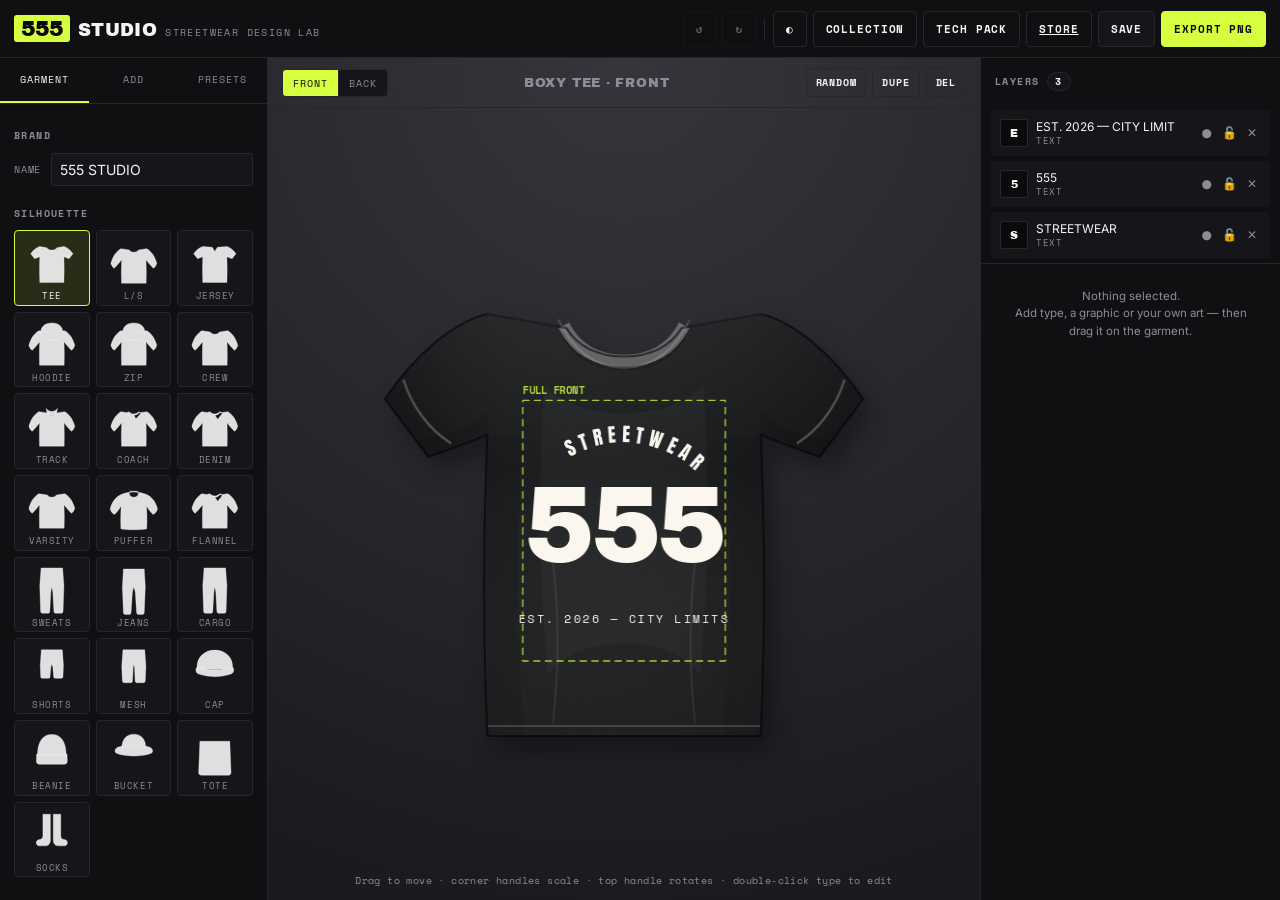
<file: index.html>
<!doctype html>
<html lang="en" data-theme="dark">
<head>
<meta charset="utf-8" />
<meta name="viewport" content="width=device-width, initial-scale=1, viewport-fit=cover" />
<title>555 STUDIO — Streetwear Design Lab</title>
<meta name="description" content="Design your own streetwear: tees, hoodies, crewnecks, sweats, denim and caps. Type, graphics, uploads, distress, export." />
<link rel="icon" href="data:image/svg+xml,<svg xmlns='http://www.w3.org/2000/svg' viewBox='0 0 100 100'><rect width='100' height='100' rx='18' fill='%230b0b0c'/><text x='50' y='68' font-family='Arial Black,Arial' font-size='52' font-weight='900' text-anchor='middle' fill='%23d6ff3f'>5</text></svg>" />
<link rel="stylesheet" href="css/fonts.css" />
<link rel="stylesheet" href="css/app.css" />
</head>
<body>

<header class="topbar">
  <div class="brand">
    <span class="brand__mark">555</span>
    <span class="brand__name">STUDIO</span>
    <span class="brand__sub">streetwear design lab</span>
  </div>

  <div class="topbar__actions">
    <button class="btn btn--ghost" id="btnUndo" title="Undo (⌘/Ctrl+Z)" aria-label="Undo">↺</button>
    <button class="btn btn--ghost" id="btnRedo" title="Redo (⌘/Ctrl+Shift+Z)" aria-label="Redo">↻</button>
    <span class="sep" aria-hidden="true"></span>
    <button class="btn btn--ghost" id="btnTheme" title="Toggle light / dark">◐</button>
    <button class="btn btn--ghost" id="btnDrops" title="Your collection">COLLECTION</button>
    <button class="btn btn--ghost" id="btnTechPack" title="Production sheet">TECH PACK</button>
    <a class="btn btn--ghost" id="btnStore" href="shop.html" title="Your store page">STORE</a>
    <button class="btn" id="btnSave">SAVE</button>
    <button class="btn btn--accent" id="btnExport">EXPORT PNG</button>
  </div>
</header>

<main class="shell">

  <!-- ───────── LEFT PANEL ───────── -->
  <aside class="panel panel--left" id="panelLeft">
    <nav class="tabs" role="tablist">
      <button class="tab is-active" data-tab="garment">GARMENT</button>
      <button class="tab" data-tab="add">ADD</button>
      <button class="tab" data-tab="templates">PRESETS</button>
    </nav>

    <section class="tabpane is-active" data-pane="garment">
      <h3 class="label">Brand</h3>
      <label class="field">
        <span>Name</span>
        <input type="text" id="brandName" value="555 STUDIO" maxlength="28" spellcheck="false" />
      </label>

      <h3 class="label">Silhouette</h3>
      <div class="garment-grid" id="garmentGrid"></div>

      <h3 class="label">Fabric colour</h3>
      <div class="swatches" id="colorSwatches"></div>
      <label class="field">
        <span>Custom</span>
        <input type="color" id="colorCustom" value="#111214" />
      </label>

      <div id="accentBlock" hidden>
        <h3 class="label">Contrast panels</h3>
        <div class="swatches" id="accentSwatches"></div>
        <label class="field">
          <span>Custom</span>
          <input type="color" id="accentCustom" value="#f4f2ec" />
        </label>
      </div>

      <h3 class="label">All-over print</h3>
      <div class="pattern-grid" id="patternGrid"></div>
      <div id="patternOpts" hidden>
        <label class="field">
          <span>Print ink</span>
          <input type="color" id="patternColor" value="#f4f2ec" />
        </label>
        <label class="field" id="monoRow" hidden>
          <span>Motif</span>
          <select id="monoGraphic"></select>
        </label>
        <label class="field" id="wordRow" hidden>
          <span>Word</span>
          <input type="text" id="wordText" maxlength="14" spellcheck="false" />
        </label>
        <div id="patternSliders"></div>
      </div>

      <h3 class="label">Scene</h3>
      <div class="chips" id="sceneChips"></div>
      <div class="btn-row" id="scenePhotoRow" hidden>
        <button class="btn btn--wide" id="btnScenePhoto">UPLOAD BACKDROP</button>
        <input type="file" id="sceneInput" accept="image/*" hidden />
      </div>

      <h3 class="label">Placement</h3>
      <div class="chips" id="zoneChips"></div>

      <h3 class="label">View</h3>
      <div class="segment" id="viewSegment">
        <button data-view="front" class="is-active">FRONT</button>
        <button data-view="back">BACK</button>
      </div>

      <h3 class="label">Stage</h3>
      <label class="check"><input type="checkbox" id="togglePrintArea" checked /><span>Show print area</span></label>
      <label class="check"><input type="checkbox" id="toggleTexture" checked /><span>Fabric texture</span></label>
      <label class="check"><input type="checkbox" id="toggleShadow" checked /><span>Drop shadow</span></label>

      <div class="mobile-only">
        <h3 class="label">Library</h3>
        <div class="btn-row">
          <button class="btn btn--wide" id="btnDropsM">THE COLLECTION</button>
          <button class="btn btn--wide" id="btnThemeM">LIGHT / DARK</button>
        </div>
      </div>
    </section>

    <section class="tabpane" data-pane="add">
      <h3 class="label">Type</h3>
      <div class="btn-row">
        <button class="btn btn--wide" id="btnAddText">+ TEXT</button>
        <button class="btn btn--wide" id="btnAddUpload">+ UPLOAD ART</button>
      </div>
      <input type="file" id="fileInput" accept="image/*" hidden />

      <h3 class="label">Graphics</h3>
      <div class="graphic-grid" id="graphicGrid"></div>

      <h3 class="label">Shapes</h3>
      <div class="graphic-grid" id="shapeGrid"></div>
    </section>

    <section class="tabpane" data-pane="templates">
      <h3 class="label">One-click starters</h3>
      <p class="hint">Drops a ready-made layout on the current garment. Edit everything after.</p>
      <div class="template-list" id="templateList"></div>
      <button class="btn btn--wide btn--danger" id="btnClear">CLEAR THIS SIDE</button>
    </section>
  </aside>

  <!-- ───────── STAGE ───────── -->
  <section class="stage">
    <div class="stage__bar">
      <div class="segment segment--sm" id="viewSegment2">
        <button data-view="front" class="is-active">FRONT</button>
        <button data-view="back">BACK</button>
      </div>
      <div class="stage__title" id="stageTitle">BOXY TEE</div>
      <div class="stage__bar-right">
        <button class="btn btn--ghost btn--sm" id="btnRandom" title="Surprise me">RANDOM</button>
        <button class="btn btn--ghost btn--sm" id="btnDuplicate" title="Duplicate layer (⌘/Ctrl+D)">DUPE</button>
        <button class="btn btn--ghost btn--sm" id="btnDelete" title="Delete layer (Del)">DEL</button>
      </div>
    </div>

    <div class="stage__canvas-wrap" id="canvasWrap">
      <canvas id="stage" width="1000" height="1000" aria-label="Garment design canvas"></canvas>
    </div>

    <div class="stage__hint" id="stageHint">Drag to move · corner handles scale · top handle rotates · double-click type to edit</div>
  </section>

  <!-- ───────── RIGHT PANEL ───────── -->
  <aside class="panel panel--right" id="panelRight">
    <div class="panel__head">
      <h3 class="label label--flush">Layers <span class="count" id="layerCount">0</span></h3>
    </div>
    <ul class="layers" id="layerList"></ul>

    <div class="props" id="props">
      <p class="hint hint--center">Nothing selected.<br />Add type or a graphic to start.</p>
    </div>
  </aside>
</main>

<!-- mobile nav -->
<nav class="mobilebar">
  <button data-mob="garment" class="is-active">Garment</button>
  <button data-mob="add">Add</button>
  <button data-mob="layers">Layers</button>
  <button data-mob="stage">Canvas</button>
</nav>

<!-- drops / saved designs -->
<div class="modal" id="dropsModal" hidden>
  <div class="modal__card">
    <div class="modal__head">
      <h2>THE COLLECTION</h2>
      <button class="btn btn--ghost" id="btnCloseDrops">CLOSE</button>
    </div>
    <div class="drops" id="dropsGrid"></div>
    <div class="modal__foot">
      <button class="btn btn--wide btn--accent" id="btnLookbook">EXPORT LOOKBOOK</button>
      <a class="btn btn--wide" href="shop.html">OPEN STORE</a>
      <button class="btn btn--wide" id="btnShare">COPY SHARE LINK</button>
      <button class="btn btn--wide" id="btnExportJson">EXPORT .JSON</button>
      <button class="btn btn--wide" id="btnImportJson">IMPORT .JSON</button>
      <input type="file" id="jsonInput" accept="application/json" hidden />
    </div>
  </div>
</div>

<div class="toast" id="toast" aria-live="polite"></div>

<script src="js/util.js"></script>
<script src="js/garments.js"></script>
<script src="js/graphics.js"></script>
<script src="js/patterns.js"></script>
<script src="js/product.js"></script>
<script src="js/share.js"></script>
<script src="js/render.js"></script>
<script src="js/sheets.js"></script>
<script src="js/templates.js"></script>
<script src="js/app.js"></script>
</body>
</html>
</file>
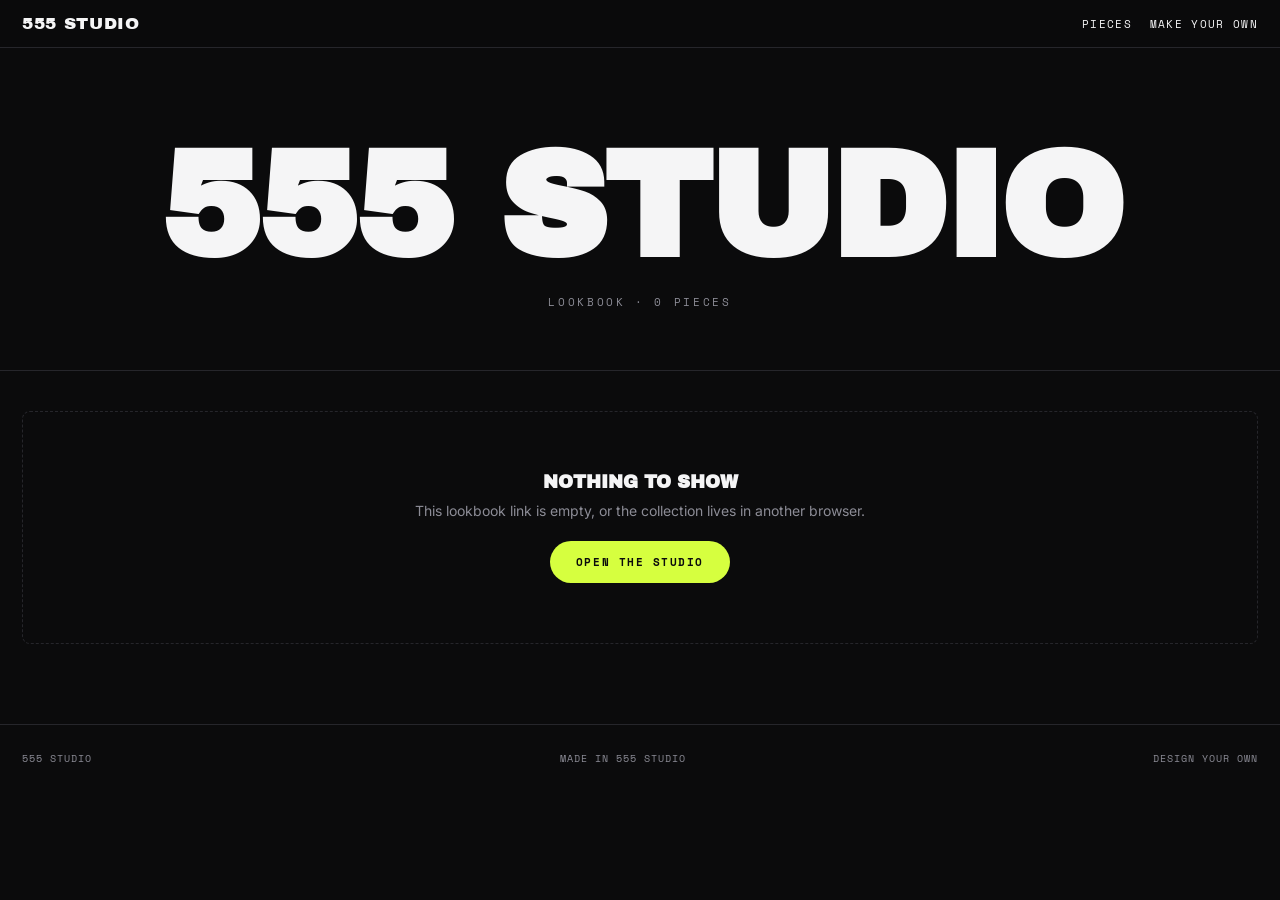
<file: lookbook.html>
<!doctype html>
<html lang="en" data-theme="dark">
<head>
<meta charset="utf-8" />
<meta name="viewport" content="width=device-width, initial-scale=1, viewport-fit=cover" />
<title>Lookbook — 555 STUDIO</title>
<meta name="description" content="A streetwear collection designed in 555 STUDIO." />
<link rel="icon" href="data:image/svg+xml,<svg xmlns='http://www.w3.org/2000/svg' viewBox='0 0 100 100'><rect width='100' height='100' rx='18' fill='%230b0b0c'/><text x='50' y='68' font-family='Arial Black,Arial' font-size='52' font-weight='900' text-anchor='middle' fill='%23d6ff3f'>5</text></svg>" />
<link rel="stylesheet" href="css/fonts.css" />
<link rel="stylesheet" href="css/shop.css" />
</head>
<body class="lb">

<header class="nav">
  <a class="nav__brand" href="#top"><span id="navBrand">555 STUDIO</span></a>
  <nav class="nav__links">
    <a href="#pieces">PIECES</a>
    <a href="index.html">MAKE YOUR OWN</a>
  </nav>
</header>

<section class="hero" id="top">
  <h1 class="hero__word" id="heroBrand">555 STUDIO</h1>
  <p class="hero__line"><span id="heroSeason">LOOKBOOK</span> · <span id="heroCount">0 PIECES</span></p>
</section>

<main id="pieces" class="lbmain">
  <div class="lbgrid" id="lbGrid"></div>
  <div class="empty" id="empty" hidden>
    <h3>NOTHING TO SHOW</h3>
    <p>This lookbook link is empty, or the collection lives in another browser.</p>
    <a class="cta" href="index.html">OPEN THE STUDIO</a>
  </div>
</main>

<footer class="foot">
  <span id="footBrand">555 STUDIO</span>
  <span>MADE IN 555 STUDIO</span>
  <a href="index.html">DESIGN YOUR OWN</a>
</footer>

<script src="js/util.js"></script>
<script src="js/garments.js"></script>
<script src="js/graphics.js"></script>
<script src="js/patterns.js"></script>
<script src="js/product.js"></script>
<script src="js/render.js"></script>
<script src="js/share.js"></script>
<script src="js/lookbook.js"></script>
</body>
</html>
</file>
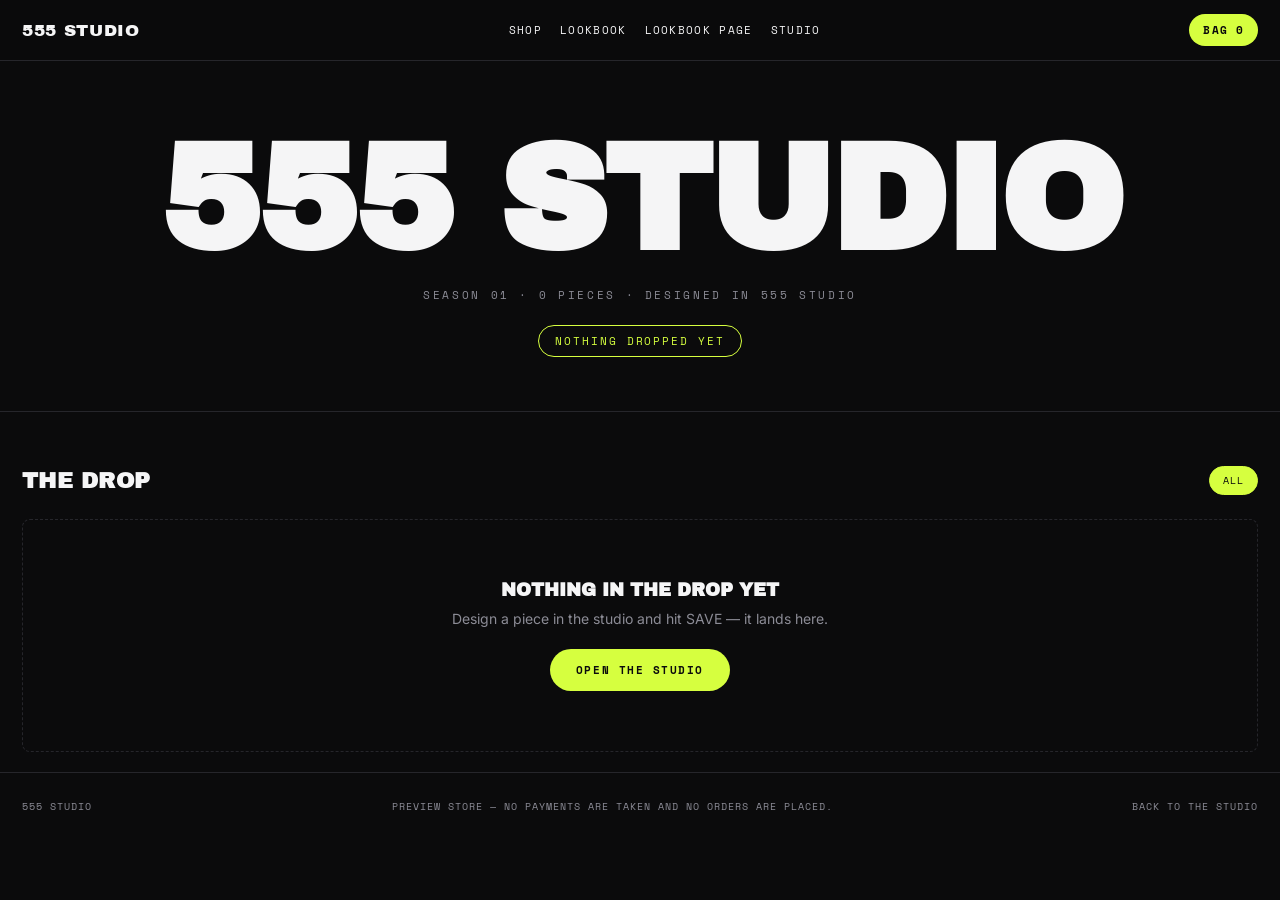
<file: shop.html>
<!doctype html>
<html lang="en" data-theme="dark">
<head>
<meta charset="utf-8" />
<meta name="viewport" content="width=device-width, initial-scale=1, viewport-fit=cover" />
<title>Store — 555 STUDIO</title>
<meta name="description" content="The store page for a collection designed in 555 STUDIO." />
<link rel="icon" href="data:image/svg+xml,<svg xmlns='http://www.w3.org/2000/svg' viewBox='0 0 100 100'><rect width='100' height='100' rx='18' fill='%230b0b0c'/><text x='50' y='68' font-family='Arial Black,Arial' font-size='52' font-weight='900' text-anchor='middle' fill='%23d6ff3f'>5</text></svg>" />
<link rel="stylesheet" href="css/fonts.css" />
<link rel="stylesheet" href="css/shop.css" />
</head>
<body>

<header class="nav">
  <a class="nav__brand" href="shop.html"><span id="navBrand">555 STUDIO</span></a>
  <nav class="nav__links">
    <a href="#shop">SHOP</a>
    <a href="#lookbook">LOOKBOOK</a>
    <a href="lookbook.html">LOOKBOOK PAGE</a>
    <a href="index.html">STUDIO</a>
  </nav>
  <button class="nav__bag" id="btnBag">BAG <span id="bagCount">0</span></button>
</header>

<section class="hero">
  <h1 class="hero__word" id="heroBrand">555 STUDIO</h1>
  <p class="hero__line"><span id="heroSeason">SEASON 01</span> · <span id="heroCount">0 PIECES</span> · DESIGNED IN 555 STUDIO</p>
  <p class="hero__drop" id="heroDrop">DROP LIVE NOW</p>
</section>

<main>
  <section id="shop" class="shop">
    <div class="shop__head">
      <h2>THE DROP</h2>
      <div class="shop__filters" id="filters"></div>
    </div>
    <div class="grid" id="grid"></div>
    <div class="empty" id="empty" hidden>
      <h3>NOTHING IN THE DROP YET</h3>
      <p>Design a piece in the studio and hit SAVE — it lands here.</p>
      <a class="cta" href="index.html">OPEN THE STUDIO</a>
    </div>
  </section>

  <section id="lookbook" class="look">
    <h2>LOOKBOOK</h2>
    <div class="look__strip" id="lookStrip"></div>
  </section>
</main>

<footer class="foot">
  <span id="footBrand">555 STUDIO</span>
  <span>PREVIEW STORE — NO PAYMENTS ARE TAKEN AND NO ORDERS ARE PLACED.</span>
  <a href="index.html">BACK TO THE STUDIO</a>
</footer>

<!-- product view -->
<div class="pdp" id="pdp" hidden>
  <div class="pdp__card">
    <button class="pdp__close" id="pdpClose" aria-label="Close">✕</button>
    <div class="pdp__media">
      <canvas id="pdpCanvas" width="900" height="900"></canvas>
      <div class="pdp__views">
        <button data-view="front" class="is-active">FRONT</button>
        <button data-view="back">BACK</button>
      </div>
    </div>
    <div class="pdp__info">
      <h2 id="pdpTitle">—</h2>
      <p class="pdp__price" id="pdpPrice">—</p>
      <p class="pdp__desc" id="pdpDesc">—</p>
      <h4>SIZE</h4>
      <div class="sizes" id="pdpSizes"></div>
      <button class="cta cta--full" id="pdpAdd">ADD TO BAG</button>
      <p class="pdp__note" id="pdpNote">Preview store — this bag is local to your browser and nothing is ordered.</p>
      <dl class="spec" id="pdpSpec"></dl>
    </div>
  </div>
</div>

<!-- bag -->
<aside class="bag" id="bag" hidden>
  <div class="bag__head">
    <h2>YOUR BAG</h2>
    <button id="bagClose" aria-label="Close">✕</button>
  </div>
  <div class="bag__items" id="bagItems"></div>
  <div class="bag__foot">
    <div class="bag__total"><span>TOTAL</span><b id="bagTotal">£0</b></div>
    <button class="cta cta--full" id="bagCheckout">CHECKOUT</button>
    <p class="bag__note" id="bagNote">Preview only — no payment is taken.</p>
  </div>
</aside>
<div class="scrim" id="scrim" hidden></div>

<script src="js/util.js"></script>
<script src="js/garments.js"></script>
<script src="js/graphics.js"></script>
<script src="js/patterns.js"></script>
<script src="js/product.js"></script>
<script src="js/share.js"></script>
<script src="js/render.js"></script>
<script src="js/shop.js"></script>
</body>
</html>
</file>
<file: css/fonts.css>
/* 555 STUDIO — self-hosted type (Google Fonts, latin subset).
   Anton, Archivo Black, Bebas Neue, Bungee, Chakra Petch, Inter, Oswald,
   Permanent Marker, Pirata One, Rubik Mono One, Space Mono, Syne, Teko,
   UnifrakturCook — all SIL Open Font License 1.1 (see assets/fonts/OFL.txt). */

@font-face {
  font-family: 'Anton';
  font-style: normal;
  font-weight: 400;
  font-display: swap;
  src: url(../assets/fonts/anton-400.woff2) format('woff2');
}
@font-face {
  font-family: 'Archivo Black';
  font-style: normal;
  font-weight: 400;
  font-display: swap;
  src: url(../assets/fonts/archivo-black-400.woff2) format('woff2');
}
@font-face {
  font-family: 'Bebas Neue';
  font-style: normal;
  font-weight: 400;
  font-display: swap;
  src: url(../assets/fonts/bebas-neue-400.woff2) format('woff2');
}
@font-face {
  font-family: 'Bungee';
  font-style: normal;
  font-weight: 400;
  font-display: swap;
  src: url(../assets/fonts/bungee-400.woff2) format('woff2');
}
@font-face {
  font-family: 'Chakra Petch';
  font-style: normal;
  font-weight: 700;
  font-display: swap;
  src: url(../assets/fonts/chakra-petch-700.woff2) format('woff2');
}
@font-face {
  font-family: 'Inter';
  font-style: normal;
  font-weight: 100 900;
  font-display: swap;
  src: url(../assets/fonts/inter.woff2) format('woff2');
}
@font-face {
  font-family: 'Oswald';
  font-style: normal;
  font-weight: 600;
  font-display: swap;
  src: url(../assets/fonts/oswald-600.woff2) format('woff2');
}
@font-face {
  font-family: 'Permanent Marker';
  font-style: normal;
  font-weight: 400;
  font-display: swap;
  src: url(../assets/fonts/permanent-marker-400.woff2) format('woff2');
}
@font-face {
  font-family: 'Pirata One';
  font-style: normal;
  font-weight: 400;
  font-display: swap;
  src: url(../assets/fonts/pirata-one-400.woff2) format('woff2');
}
@font-face {
  font-family: 'Rubik Mono One';
  font-style: normal;
  font-weight: 400;
  font-display: swap;
  src: url(../assets/fonts/rubik-mono-one-400.woff2) format('woff2');
}
@font-face {
  font-family: 'Space Mono';
  font-style: normal;
  font-weight: 400;
  font-display: swap;
  src: url(../assets/fonts/space-mono-400.woff2) format('woff2');
}
@font-face {
  font-family: 'Space Mono';
  font-style: normal;
  font-weight: 700;
  font-display: swap;
  src: url(../assets/fonts/space-mono-700.woff2) format('woff2');
}
@font-face {
  font-family: 'Syne';
  font-style: normal;
  font-weight: 800;
  font-display: swap;
  src: url(../assets/fonts/syne-800.woff2) format('woff2');
}
@font-face {
  font-family: 'Teko';
  font-style: normal;
  font-weight: 700;
  font-display: swap;
  src: url(../assets/fonts/teko-700.woff2) format('woff2');
}
@font-face {
  font-family: 'UnifrakturCook';
  font-style: normal;
  font-weight: 700;
  font-display: swap;
  src: url(../assets/fonts/unifrakturcook-700.woff2) format('woff2');
}
</file>
<file: css/app.css>
/* ── 555 STUDIO ───────────────────────────────────────────── */
:root{
  --bg:#0b0b0c; --panel:#101012; --panel-2:#16161a; --line:#26262b;
  --ink:#f5f5f6; --muted:#8c8c96; --accent:#d6ff3f; --accent-ink:#0b0b0c;
  --hot:#ff4423; --stage:#35353c; --stage-2:#1b1b1f;
  --radius:4px; --ui:'Inter',system-ui,-apple-system,'Segoe UI',sans-serif;
  --mono:'Space Mono',ui-monospace,'SFMono-Regular',Menlo,monospace;
}
[data-theme="light"]{
  --bg:#f2f2ef; --panel:#fff; --panel-2:#f7f7f4; --line:#dcdcd6;
  --ink:#111112; --muted:#6e6e76; --accent:#111112; --accent-ink:#f6ff8a;
  --stage:#e9e9e4; --stage-2:#cfcfc8;
}
*{box-sizing:border-box}
html,body{height:100%}
body{
  margin:0; background:var(--bg); color:var(--ink); font-family:var(--ui);
  font-size:14px; -webkit-font-smoothing:antialiased; overflow:hidden;
}
button,input,select,textarea{font-family:inherit;font-size:inherit;color:inherit}
::-webkit-scrollbar{width:10px;height:10px}
::-webkit-scrollbar-thumb{background:var(--line);border-radius:99px}
::selection{background:var(--accent);color:var(--accent-ink)}

/* ── topbar ── */
.topbar{
  height:58px; display:flex; align-items:center; justify-content:space-between;
  gap:16px; padding:0 14px; border-bottom:1px solid var(--line); background:var(--panel);
}
.brand{display:flex;align-items:baseline;gap:8px;min-width:0}
.brand__mark{
  font-family:'Archivo Black',var(--ui); font-size:22px; letter-spacing:-1px;
  background:var(--accent); color:var(--accent-ink); padding:2px 7px 1px; border-radius:3px;
}
.brand__name{font-family:'Archivo Black',var(--ui);font-size:18px;letter-spacing:.02em}
.brand__sub{font-family:var(--mono);font-size:10px;color:var(--muted);text-transform:uppercase;letter-spacing:.14em;white-space:nowrap}
.topbar__actions{display:flex;align-items:center;gap:6px}
.sep{width:1px;height:22px;background:var(--line);margin:0 2px}

.btn{
  border:1px solid var(--line); background:var(--panel-2); color:var(--ink);
  font-family:var(--mono); font-size:11px; font-weight:700; letter-spacing:.08em;
  text-transform:uppercase; padding:9px 12px; border-radius:var(--radius); cursor:pointer;
  transition:background .12s,border-color .12s,transform .06s; white-space:nowrap;
}
.btn:hover{background:var(--line)}
.btn:active{transform:translateY(1px)}
.btn--ghost{background:transparent}
.btn--accent{background:var(--accent);color:var(--accent-ink);border-color:var(--accent)}
.btn--accent:hover{filter:brightness(1.08);background:var(--accent)}
.btn--danger{border-color:#5a2a22;color:#ff8f77}
.btn--danger:hover{background:#2a1512}
.btn--wide{width:100%;text-align:center;justify-content:center}
.btn--sm{padding:6px 9px;font-size:10px}
.btn[disabled]{opacity:.35;cursor:not-allowed}
.btn.is-on{background:var(--accent);color:var(--accent-ink);border-color:var(--accent)}

/* ── shell ── */
.shell{
  height:calc(100% - 58px); display:grid; grid-template-columns:268px minmax(0,1fr) 300px;
}
.panel{background:var(--panel);overflow-y:auto;overscroll-behavior:contain}
.panel--left{border-right:1px solid var(--line)}
.panel--right{border-left:1px solid var(--line);display:flex;flex-direction:column}
.panel__head{padding:14px 14px 0}

.tabs{display:flex;position:sticky;top:0;background:var(--panel);z-index:3;border-bottom:1px solid var(--line)}
.tab{
  flex:1; background:none; border:0; border-bottom:2px solid transparent; padding:14px 4px;
  font-family:var(--mono); font-size:10px; letter-spacing:.1em; color:var(--muted); cursor:pointer;
}
.tab.is-active{color:var(--ink);border-bottom-color:var(--accent)}
.tabpane{display:none;padding:4px 14px 28px}
.tabpane.is-active{display:block}

.label{
  font-family:var(--mono); font-size:10px; letter-spacing:.14em; text-transform:uppercase;
  color:var(--muted); margin:20px 0 9px; display:flex; align-items:center; gap:8px;
}
.label--flush{margin-top:0}
.count{background:var(--panel-2);border:1px solid var(--line);border-radius:99px;padding:1px 7px;color:var(--ink)}
.hint{font-size:11.5px;line-height:1.5;color:var(--muted);margin:0 0 12px}
.hint--center{text-align:center;padding:24px 8px}

/* ── garment picker ── */
.garment-grid{display:grid;grid-template-columns:repeat(3,1fr);gap:6px}
.gcard{
  position:relative; aspect-ratio:1/1; border:1px solid var(--line); border-radius:var(--radius);
  background:var(--panel-2); cursor:pointer; padding:4px; display:flex; flex-direction:column;
  align-items:center; justify-content:center; gap:2px; transition:border-color .12s,background .12s;
}
.gcard:hover{border-color:var(--muted)}
.gcard.is-active{border-color:var(--accent);background:color-mix(in srgb,var(--accent) 12%,transparent)}
.gcard svg{width:100%;height:auto;flex:1;min-height:0;display:block}
.gcard span{font-family:var(--mono);font-size:8.5px;letter-spacing:.06em;text-transform:uppercase;color:var(--muted);text-align:center;line-height:1.1}
.gcard.is-active span{color:var(--ink)}

/* ── swatches ── */
.swatches{display:grid;grid-template-columns:repeat(6,1fr);gap:6px}
.sw{
  aspect-ratio:1/1;border-radius:99px;border:1px solid var(--line);cursor:pointer;padding:0;
  position:relative;transition:transform .1s;
}
.sw:hover{transform:scale(1.12)}
.sw.is-active{box-shadow:0 0 0 2px var(--panel),0 0 0 4px var(--accent)}

.field{display:flex;align-items:center;justify-content:space-between;gap:10px;margin:10px 0}
.field>span{font-family:var(--mono);font-size:10px;letter-spacing:.08em;text-transform:uppercase;color:var(--muted)}
.field input[type=color]{width:46px;height:28px;padding:0;border:1px solid var(--line);border-radius:3px;background:none;cursor:pointer}
.field input[type=text],.field select,.field input[type=number]{
  flex:1;min-width:0;background:var(--panel-2);border:1px solid var(--line);border-radius:3px;padding:7px 8px;
}
.field--stack{display:block}
.field--stack>span{display:block;margin-bottom:6px}

.segment{display:flex;border:1px solid var(--line);border-radius:var(--radius);overflow:hidden}
.segment button{
  flex:1;background:var(--panel-2);border:0;padding:9px 6px;cursor:pointer;
  font-family:var(--mono);font-size:10px;letter-spacing:.1em;color:var(--muted);
}
.segment button+button{border-left:1px solid var(--line)}
.segment button.is-active{background:var(--accent);color:var(--accent-ink)}
.segment--sm button{padding:6px 10px;font-size:9.5px}

.check{display:flex;align-items:center;gap:9px;margin:9px 0;font-size:12px;color:var(--muted);cursor:pointer}
.check input{accent-color:var(--accent);width:15px;height:15px}

.btn-row{display:flex;flex-direction:column;gap:6px}

/* ── patterns + placement chips ── */
.pattern-grid{display:grid;grid-template-columns:repeat(4,1fr);gap:6px}
.pat{
  position:relative;aspect-ratio:1/1;border:1px solid var(--line);border-radius:var(--radius);
  overflow:hidden;cursor:pointer;padding:0;background:var(--panel-2)
}
.pat canvas{width:100%;height:100%;display:block}
.pat span{
  position:absolute;left:0;right:0;bottom:0;font-family:var(--mono);font-size:7.5px;letter-spacing:.04em;
  text-transform:uppercase;background:rgba(0,0,0,.62);color:#fff;padding:2px 1px;text-align:center
}
.pat.is-active{border-color:var(--accent);box-shadow:0 0 0 1px var(--accent)}
.chips{display:flex;flex-wrap:wrap;gap:5px}
.chip{
  border:1px solid var(--line);background:var(--panel-2);border-radius:99px;padding:6px 10px;cursor:pointer;
  font-family:var(--mono);font-size:9.5px;letter-spacing:.06em;color:var(--muted);white-space:nowrap
}
.chip:hover{border-color:var(--muted)}
.chip.is-active{border-color:var(--accent);color:var(--ink);background:color-mix(in srgb,var(--accent) 14%,transparent)}

/* ── graphics / shapes ── */
.graphic-grid{display:grid;grid-template-columns:repeat(4,1fr);gap:6px}
.gr{
  aspect-ratio:1/1;border:1px solid var(--line);border-radius:var(--radius);background:var(--panel-2);
  cursor:pointer;display:grid;place-items:center;padding:7px;transition:border-color .12s,background .12s;
}
.gr:hover{border-color:var(--accent);background:color-mix(in srgb,var(--accent) 10%,transparent)}
.gr svg{width:100%;height:100%;fill:var(--ink);stroke:var(--ink)}

/* ── templates ── */
.template-list{display:flex;flex-direction:column;gap:6px;margin-bottom:18px}
.tpl{
  text-align:left;border:1px solid var(--line);background:var(--panel-2);border-radius:var(--radius);
  padding:11px 12px;cursor:pointer;transition:border-color .12s
}
.tpl:hover{border-color:var(--accent)}
.tpl b{display:block;font-family:'Archivo Black',var(--ui);font-size:12.5px;letter-spacing:.01em}
.tpl i{font-style:normal;font-family:var(--mono);font-size:10px;color:var(--muted)}

/* ── stage ── */
.stage{display:flex;flex-direction:column;min-width:0;background:
  radial-gradient(120% 100% at 50% 0%,var(--stage) 0%,var(--stage-2) 100%)}
.stage__bar{
  display:flex;align-items:center;justify-content:space-between;gap:10px;
  padding:10px 14px;border-bottom:1px solid var(--line)
}
.stage__bar-right{display:flex;gap:6px}
.stage__title{font-family:'Archivo Black',var(--ui);font-size:13px;letter-spacing:.06em;color:var(--muted);text-align:center;white-space:nowrap;overflow:hidden;text-overflow:ellipsis}
.stage__canvas-wrap{flex:1;min-height:0;display:grid;place-items:center;padding:14px;position:relative}
#stage{
  max-width:100%;max-height:100%;width:auto;height:auto;touch-action:none;
  border-radius:6px;cursor:default;
}
.stage__hint{
  font-family:var(--mono);font-size:10px;letter-spacing:.04em;color:var(--muted);
  text-align:center;padding:0 14px 12px;min-height:16px
}

/* ── layers ── */
.layers{list-style:none;margin:10px 0 0;padding:0 10px;max-height:38vh;overflow-y:auto}
.ly{
  display:flex;align-items:center;gap:8px;padding:8px;border:1px solid transparent;border-radius:3px;
  cursor:pointer;background:var(--panel-2);margin-bottom:5px
}
.ly.is-active{border-color:var(--accent)}
.ly__thumb{
  width:28px;height:28px;flex:none;border-radius:2px;background:var(--bg);border:1px solid var(--line);
  display:grid;place-items:center;font-family:'Archivo Black',var(--ui);font-size:11px;overflow:hidden
}
.ly__thumb svg{width:70%;height:70%;fill:var(--ink)}
.ly__thumb img{width:100%;height:100%;object-fit:contain}
.ly__name{flex:1;min-width:0;font-size:12px;white-space:nowrap;overflow:hidden;text-overflow:ellipsis}
.ly__name small{display:block;font-family:var(--mono);font-size:9px;color:var(--muted);letter-spacing:.06em;text-transform:uppercase}
.ly__btns{display:flex;gap:2px}
.ly__btns button{
  background:none;border:0;color:var(--muted);cursor:pointer;padding:3px 4px;border-radius:3px;font-size:12px;line-height:1
}
.ly__btns button:hover{background:var(--line);color:var(--ink)}
.ly.is-hidden .ly__name{opacity:.4;text-decoration:line-through}

/* ── props ── */
.props{border-top:1px solid var(--line);padding:0 14px 40px;flex:1;overflow-y:auto}
.props .label{margin-top:16px}
.row{display:flex;gap:6px;align-items:center;margin:8px 0}
.row>*{min-width:0}
textarea#pText{
  width:100%;background:var(--panel-2);border:1px solid var(--line);border-radius:3px;padding:8px;
  resize:vertical;min-height:62px;font-family:var(--mono);font-size:12px;letter-spacing:.04em
}
.slider{display:block;margin:10px 0}
.slider>span{
  display:flex;justify-content:space-between;font-family:var(--mono);font-size:10px;
  letter-spacing:.08em;text-transform:uppercase;color:var(--muted);margin-bottom:5px
}
.slider>span b{color:var(--ink);font-weight:700}
input[type=range]{width:100%;accent-color:var(--accent);height:16px}
.mini-grid{display:grid;grid-template-columns:repeat(4,1fr);gap:5px}
.mini{
  border:1px solid var(--line);background:var(--panel-2);border-radius:3px;padding:7px 2px;cursor:pointer;
  font-family:var(--mono);font-size:10px;color:var(--muted)
}
.mini:hover{border-color:var(--muted)}
.mini.is-active{border-color:var(--accent);color:var(--ink)}
.font-list{display:grid;gap:5px;max-height:186px;overflow-y:auto;padding-right:2px}
.font-opt{
  border:1px solid var(--line);background:var(--panel-2);border-radius:3px;padding:7px 9px;cursor:pointer;
  text-align:left;font-size:17px;line-height:1.15;overflow:hidden;white-space:nowrap;text-overflow:ellipsis
}
.font-opt.is-active{border-color:var(--accent)}

/* ── modal / drops ── */
.modal{position:fixed;inset:0;background:rgba(0,0,0,.72);display:grid;place-items:center;padding:18px;z-index:50}
.modal[hidden]{display:none}
.modal__card{
  background:var(--panel);border:1px solid var(--line);border-radius:6px;width:min(760px,100%);
  max-height:86vh;display:flex;flex-direction:column
}
.modal__head{display:flex;align-items:center;justify-content:space-between;padding:14px;border-bottom:1px solid var(--line)}
.modal__head h2{margin:0;font-family:'Archivo Black',var(--ui);font-size:15px;letter-spacing:.06em}
.modal__foot{display:flex;gap:8px;padding:14px;border-top:1px solid var(--line);flex-wrap:wrap}
.modal__foot .btn{flex:1;min-width:130px}
.drops{
  display:grid;grid-template-columns:repeat(auto-fill,minmax(140px,1fr));gap:10px;padding:14px;overflow-y:auto
}
.drop{border:1px solid var(--line);border-radius:4px;overflow:hidden;background:var(--panel-2);position:relative}
.drop img{width:100%;aspect-ratio:1/1;object-fit:cover;display:block;background:var(--stage);cursor:pointer}
.drop__edit{display:flex;gap:4px;padding:7px 8px 0}
.drop__edit input{
  background:var(--bg);border:1px solid var(--line);border-radius:3px;padding:5px 6px;min-width:0;
  font-family:var(--mono);font-size:10px;letter-spacing:.04em;color:var(--ink)
}
.drop__edit input[type=text]{flex:1}
.drop__edit input[type=number]{width:56px}
.drop__link{
  display:block;width:calc(100% - 16px);margin:5px 8px 0;background:var(--bg);border:1px solid var(--line);
  border-radius:3px;padding:5px 6px;font-family:var(--mono);font-size:9.5px;color:var(--ink)
}
.drop__link::placeholder{color:var(--muted)}
.drop__meta{padding:7px 8px;display:flex;align-items:center;justify-content:space-between;gap:6px}
.drop__meta span{font-family:var(--mono);font-size:9.5px;color:var(--muted);overflow:hidden;text-overflow:ellipsis;white-space:nowrap}
.drop__meta button{background:none;border:0;color:var(--muted);cursor:pointer;font-size:13px;padding:0 2px}
.drop__meta button:hover{color:var(--hot)}

/* ── toast ── */
.toast{
  position:fixed;left:50%;bottom:26px;transform:translate(-50%,20px);opacity:0;pointer-events:none;
  background:var(--accent);color:var(--accent-ink);font-family:var(--mono);font-size:11px;font-weight:700;
  letter-spacing:.08em;text-transform:uppercase;padding:10px 16px;border-radius:99px;transition:.22s;z-index:99
}
.toast.is-on{opacity:1;transform:translate(-50%,0)}

/* ── mobile ── */
.mobilebar{display:none}
.mobile-only{display:none}
@media (max-width:1080px){
  .shell{grid-template-columns:232px minmax(0,1fr) 262px}
  .brand__sub{display:none}
}
@media (max-width:880px){
  body{overflow:auto}
  .shell{display:block;height:auto}
  .panel{
    position:fixed;left:0;right:0;bottom:52px;top:58px;z-index:20;display:none;
    border:0;border-top:1px solid var(--line)
  }
  .panel.is-open{display:block}
  .panel--right{display:none}
  .panel--right.is-open{display:flex}
  .layers{max-height:none}
  .stage{height:calc(100vh - 58px - 52px)}
  .mobilebar{
    display:grid;grid-template-columns:repeat(4,1fr);position:fixed;left:0;right:0;bottom:0;height:52px;
    background:var(--panel);border-top:1px solid var(--line);z-index:30
  }
  .mobilebar button{
    background:none;border:0;color:var(--muted);font-family:var(--mono);font-size:10px;letter-spacing:.08em;
    text-transform:uppercase;cursor:pointer
  }
  .mobilebar button.is-active{color:var(--accent)}
  .topbar__actions .btn:not(.btn--accent):not(#btnUndo):not(#btnRedo):not(#btnSave){display:none}
  .topbar__actions .sep{display:none}
  .toast{bottom:68px}
  .mobile-only{display:block}
  .stage__title{display:none}
}
</file>
<file: css/shop.css>
/* ── 555 STUDIO — store front ─────────────────────────────── */
:root{
  --bg:#0b0b0c; --panel:#121214; --line:#26262b; --ink:#f5f5f6; --muted:#8c8c96;
  --accent:#d6ff3f; --accent-ink:#0b0b0c; --card:#17171a;
  --ui:'Inter',system-ui,-apple-system,'Segoe UI',sans-serif;
  --mono:'Space Mono',ui-monospace,Menlo,monospace;
  --heavy:'Archivo Black',Arial Black,sans-serif;
}
*{box-sizing:border-box}
body{margin:0;background:var(--bg);color:var(--ink);font-family:var(--ui);-webkit-font-smoothing:antialiased}
a{color:inherit;text-decoration:none}
button{font-family:inherit;color:inherit;cursor:pointer}
h2{font-family:var(--heavy);letter-spacing:.02em}
::selection{background:var(--accent);color:var(--accent-ink)}

/* nav */
.nav{
  position:sticky;top:0;z-index:30;display:flex;align-items:center;justify-content:space-between;
  gap:16px;padding:14px 22px;background:rgba(11,11,12,.92);backdrop-filter:blur(8px);
  border-bottom:1px solid var(--line)
}
.nav__brand{font-family:var(--heavy);font-size:17px;letter-spacing:.04em}
.nav__links{display:flex;gap:18px;font-family:var(--mono);font-size:11px;letter-spacing:.12em}
.nav__links a:hover{color:var(--accent)}
.nav__bag{
  background:var(--accent);color:var(--accent-ink);border:0;border-radius:99px;padding:8px 14px;
  font-family:var(--mono);font-size:11px;font-weight:700;letter-spacing:.1em
}

/* hero */
.hero{padding:70px 22px 54px;border-bottom:1px solid var(--line);text-align:center}
.hero__word{
  font-family:var(--heavy);font-size:clamp(46px,12vw,150px);line-height:.92;margin:0;
  letter-spacing:-.02em;word-break:break-word
}
.hero__line{font-family:var(--mono);font-size:11px;letter-spacing:.24em;color:var(--muted);margin:18px 0 0}
.hero__drop{
  display:inline-block;margin:22px 0 0;font-family:var(--mono);font-size:11px;letter-spacing:.18em;
  border:1px solid var(--accent);color:var(--accent);border-radius:99px;padding:7px 16px
}

/* shop */
.shop{padding:54px 22px 20px;max-width:1500px;margin:0 auto}
.shop__head{display:flex;align-items:center;justify-content:space-between;gap:16px;flex-wrap:wrap;margin-bottom:24px}
.shop__head h2{font-size:22px;margin:0}
.shop__filters{display:flex;gap:6px;flex-wrap:wrap}
.filter{
  background:none;border:1px solid var(--line);border-radius:99px;padding:6px 13px;
  font-family:var(--mono);font-size:10px;letter-spacing:.1em;color:var(--muted)
}
.filter:hover{border-color:var(--muted)}
.filter.is-active{border-color:var(--accent);color:var(--accent-ink);background:var(--accent)}

.grid{display:grid;grid-template-columns:repeat(auto-fill,minmax(250px,1fr));gap:20px}
.card{background:none;border:0;padding:0;text-align:left;display:block}
.card__shot{
  position:relative;background:var(--card);border:1px solid var(--line);border-radius:6px;
  overflow:hidden;aspect-ratio:1/1
}
.card__shot img{width:100%;height:100%;object-fit:contain;display:block;transition:transform .35s ease}
.card:hover .card__shot img{transform:scale(1.05)}
.card__tag{
  position:absolute;top:10px;left:10px;font-family:var(--mono);font-size:9px;letter-spacing:.12em;
  background:var(--accent);color:var(--accent-ink);padding:4px 8px;border-radius:99px
}
.card__meta{display:flex;justify-content:space-between;gap:10px;margin-top:12px;align-items:baseline}
.card__name{font-family:var(--mono);font-size:12px;letter-spacing:.06em}
.card__price{font-family:var(--mono);font-size:12px;color:var(--muted)}
.card__sizes{font-family:var(--mono);font-size:9.5px;letter-spacing:.1em;color:var(--muted);margin-top:4px}

.empty{text-align:center;padding:60px 20px;border:1px dashed var(--line);border-radius:8px}
.empty h3{font-family:var(--heavy);font-size:18px;margin:0 0 10px}
.empty p{color:var(--muted);font-size:14px;margin:0 0 22px}

.cta{
  display:inline-block;background:var(--accent);color:var(--accent-ink);border:0;border-radius:99px;
  padding:13px 26px;font-family:var(--mono);font-size:11px;font-weight:700;letter-spacing:.14em
}
.cta:hover{filter:brightness(1.08)}
.cta--full{width:100%;text-align:center}
.cta[disabled]{opacity:.4;pointer-events:none}

/* lookbook strip */
.look{padding:60px 22px 70px;max-width:1500px;margin:0 auto}
.look h2{font-size:22px;margin:0 0 20px}
.look__strip{display:flex;gap:14px;overflow-x:auto;padding-bottom:12px;scroll-snap-type:x mandatory}
.look__strip figure{
  margin:0;flex:0 0 min(78vw,420px);scroll-snap-align:start;background:var(--card);
  border:1px solid var(--line);border-radius:6px;overflow:hidden
}
.look__strip img{width:100%;display:block;aspect-ratio:1/1;object-fit:contain}
.look__strip figcaption{
  font-family:var(--mono);font-size:10px;letter-spacing:.1em;color:var(--muted);padding:10px 12px
}

/* footer */
.foot{
  border-top:1px solid var(--line);padding:26px 22px;display:flex;justify-content:space-between;
  gap:14px;flex-wrap:wrap;font-family:var(--mono);font-size:10px;letter-spacing:.1em;color:var(--muted)
}
.foot a:hover{color:var(--accent)}

/* product view */
.pdp{position:fixed;inset:0;z-index:50;background:rgba(0,0,0,.8);display:grid;place-items:center;padding:18px}
.pdp[hidden]{display:none}
.pdp__card{
  position:relative;background:var(--panel);border:1px solid var(--line);border-radius:8px;
  width:min(1040px,100%);max-height:92vh;overflow:auto;display:grid;grid-template-columns:1.1fr .9fr
}
.pdp__close{
  position:absolute;top:10px;right:12px;background:none;border:0;font-size:18px;color:var(--muted);z-index:2
}
.pdp__close:hover{color:var(--ink)}
.pdp__media{background:var(--card);padding:20px;display:flex;flex-direction:column;gap:14px}
.pdp__media canvas{width:100%;height:auto;display:block}
.pdp__views{display:flex;gap:6px;justify-content:center}
.pdp__views button{
  background:none;border:1px solid var(--line);border-radius:99px;padding:6px 14px;
  font-family:var(--mono);font-size:10px;letter-spacing:.1em;color:var(--muted)
}
.pdp__views button.is-active{border-color:var(--accent);color:var(--accent-ink);background:var(--accent)}
.pdp__info{padding:28px 26px 30px}
.pdp__info h2{font-size:24px;margin:0 0 6px;line-height:1.1}
.pdp__price{font-family:var(--mono);font-size:15px;color:var(--accent);margin:0 0 16px}
.pdp__desc{font-size:13.5px;line-height:1.6;color:var(--muted);margin:0 0 22px}
.pdp__info h4{font-family:var(--mono);font-size:10px;letter-spacing:.16em;color:var(--muted);margin:0 0 9px}
.sizes{display:flex;gap:6px;flex-wrap:wrap;margin-bottom:20px}
.size{
  background:none;border:1px solid var(--line);border-radius:4px;padding:10px 14px;
  font-family:var(--mono);font-size:11px;letter-spacing:.08em;color:var(--ink);min-width:52px
}
.size:hover{border-color:var(--muted)}
.size.is-active{border-color:var(--accent);background:var(--accent);color:var(--accent-ink)}
.pdp__note{font-family:var(--mono);font-size:9.5px;letter-spacing:.06em;color:var(--muted);margin:12px 0 0;line-height:1.5}
.spec{margin:24px 0 0;border-top:1px solid var(--line);padding-top:16px;font-family:var(--mono);font-size:10.5px}
.spec div{display:flex;justify-content:space-between;gap:12px;padding:5px 0}
.spec dt{color:var(--muted);letter-spacing:.1em}
.spec dd{margin:0;text-align:right}

/* bag */
.bag{
  position:fixed;top:0;right:0;bottom:0;width:min(380px,92vw);background:var(--panel);
  border-left:1px solid var(--line);z-index:60;display:flex;flex-direction:column
}
.bag[hidden]{display:none}
.bag__head{display:flex;align-items:center;justify-content:space-between;padding:18px;border-bottom:1px solid var(--line)}
.bag__head h2{font-size:15px;margin:0}
.bag__head button{background:none;border:0;font-size:18px;color:var(--muted)}
.bag__items{flex:1;overflow-y:auto;padding:14px}
.bagline{display:flex;gap:12px;align-items:center;padding:10px 0;border-bottom:1px solid var(--line)}
.bagline img{width:56px;height:56px;object-fit:contain;background:var(--card);border-radius:4px;flex:none}
.bagline__txt{flex:1;min-width:0}
.bagline__txt b{display:block;font-family:var(--mono);font-size:11px;letter-spacing:.06em;font-weight:400}
.bagline__txt span{font-family:var(--mono);font-size:10px;color:var(--muted)}
.bagline__buy{
  background:var(--accent);color:var(--accent-ink);border-radius:99px;padding:5px 11px;
  font-family:var(--mono);font-size:9.5px;font-weight:700;letter-spacing:.1em;flex:none
}
.bagline button{background:none;border:0;color:var(--muted);font-size:14px}
.bagline button:hover{color:#ff5a3c}
.bag__foot{padding:16px;border-top:1px solid var(--line)}
.bag__total{display:flex;justify-content:space-between;font-family:var(--mono);font-size:12px;letter-spacing:.1em;margin-bottom:14px}
.bag__note{font-family:var(--mono);font-size:9.5px;color:var(--muted);text-align:center;margin:10px 0 0}
.scrim{position:fixed;inset:0;background:rgba(0,0,0,.6);z-index:55}
.scrim[hidden]{display:none}

@media (max-width:820px){
  .pdp__card{grid-template-columns:1fr}
  .nav__links{display:none}
  .hero{padding:44px 18px 36px}
}


/* ── shareable lookbook ─────────────────────────────────── */
.lb .hero{padding:90px 22px 60px}
.lbmain{max-width:1500px;margin:0 auto;padding:40px 22px 80px}
.lbgrid{display:grid;grid-template-columns:repeat(auto-fill,minmax(330px,1fr));gap:26px}
.lbcard{margin:0;background:var(--card);border:1px solid var(--line);border-radius:8px;overflow:hidden}
.lbcard canvas{width:100%;height:auto;display:block}
.lbcard figcaption{
  display:flex;align-items:baseline;gap:10px;padding:14px 16px 0;
  font-family:var(--mono);font-size:12px;letter-spacing:.06em
}
.lbcard figcaption b{flex:1;font-weight:400}
.lbcard__n{color:var(--accent)}
.lbcard__p{color:var(--muted)}
.lbcard__buy{
  background:var(--accent);color:var(--accent-ink);border-radius:99px;padding:4px 12px;
  font-size:10px;font-weight:700;letter-spacing:.12em
}
.lbcard__buy:hover{filter:brightness(1.1)}
.lbcard__desc{
  margin:8px 16px 18px;font-size:12px;line-height:1.55;color:var(--muted);font-family:var(--ui)
}
</file>
